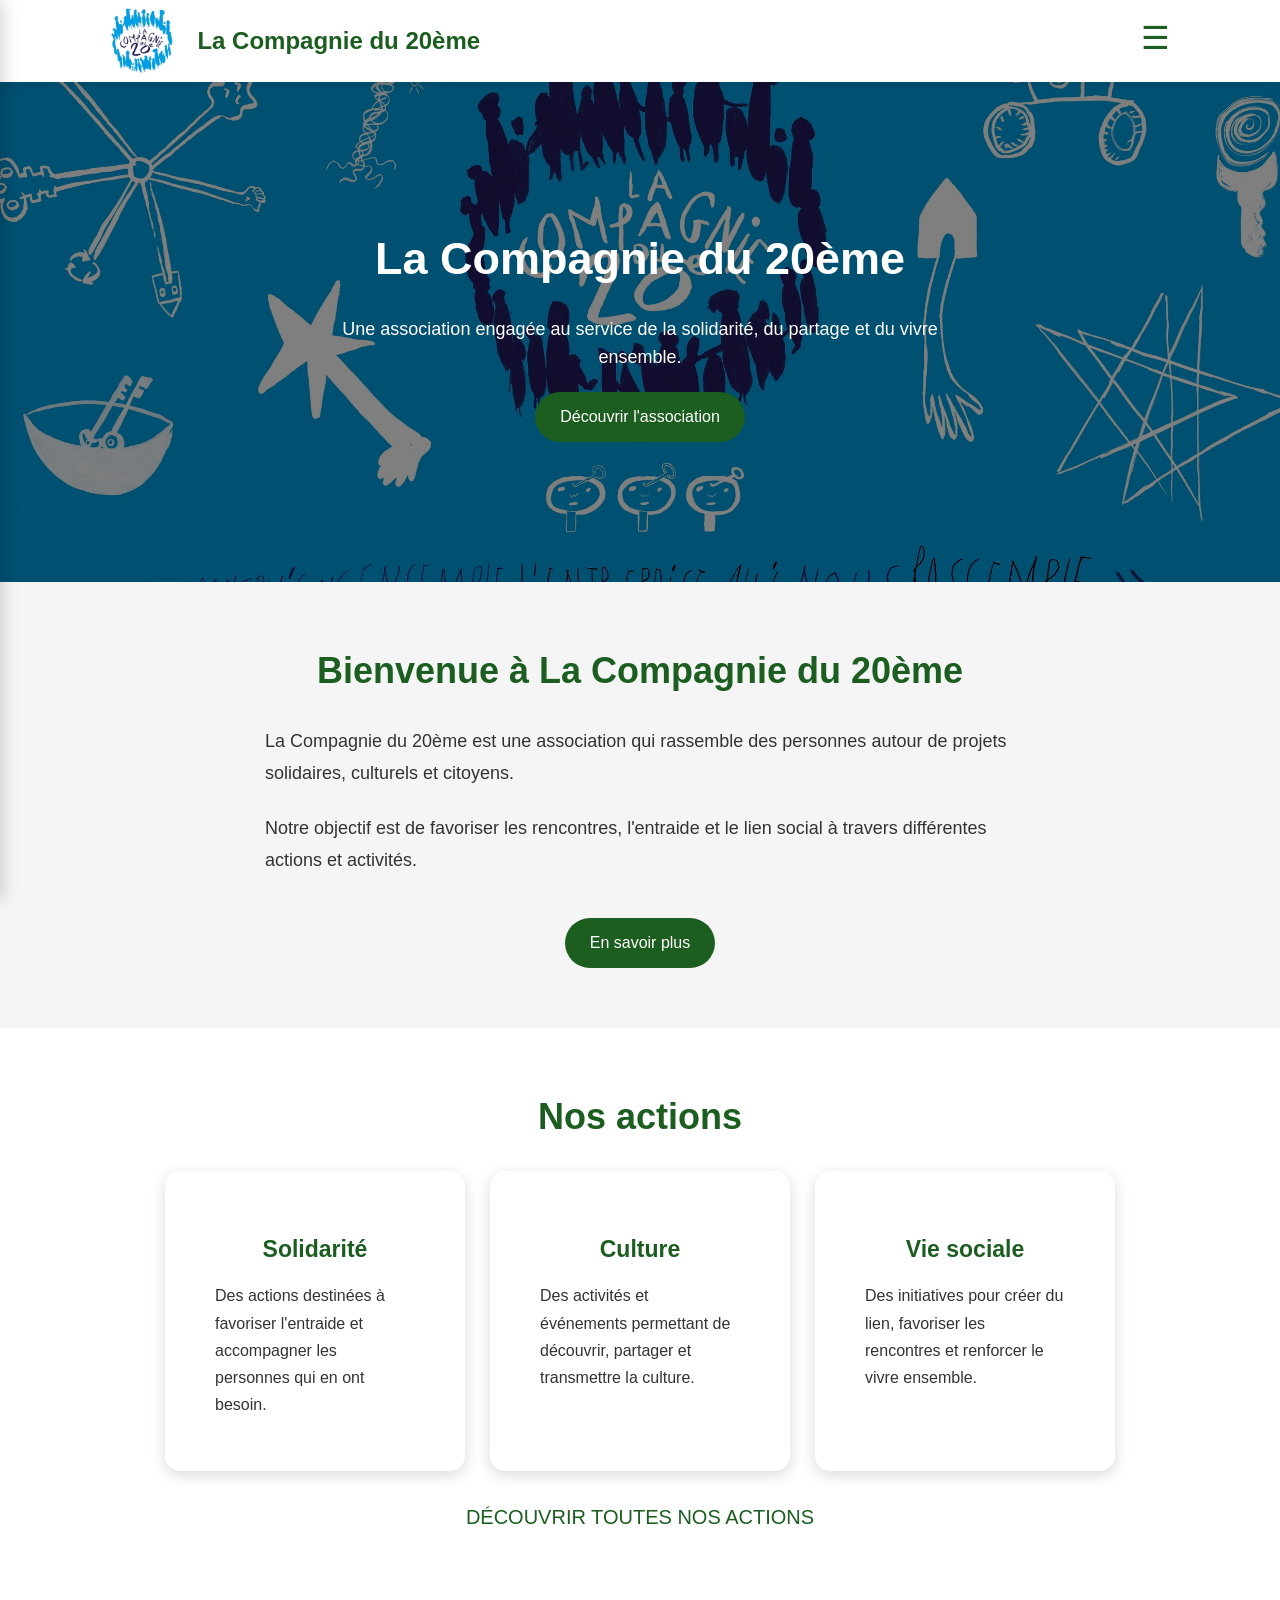
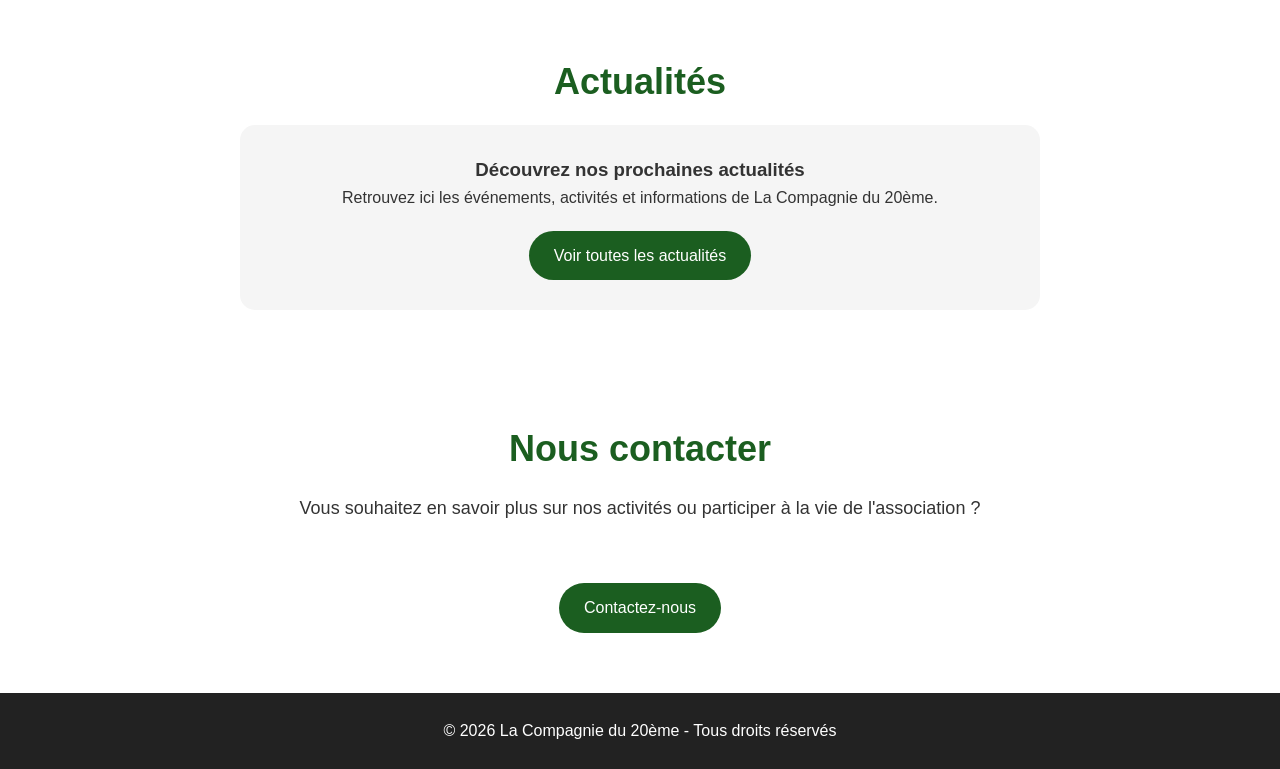
<file: index.html>
<!DOCTYPE html>
<html lang="fr">

<head>
    <meta charset="UTF-8">
    <meta name="viewport" content="width=device-width, initial-scale=1.0">

    <title>La compagnie du 20 ème</title>

    <link rel="stylesheet" href="css/style.css">
</head>

<body>

    <!-- ==============================
         HEADER
    =============================== -->

    <header>

        <div class="logo">
            <img
                src="images/logo.png"
                alt="Logo de La Compagnie du 20ème"
                class="petit-logo"
            >

            <h1>La Compagnie du 20ème</h1>
        </div>

        <!-- Bouton trois traits -->
<div class="menu-btn" onclick="toggleMenu()"><span id="menu-icon">☰ </span></div>

<div class="menu-overlay" onclick="closeMenu()"></div>

<nav id="menu">

    <div class="menu-logo">
        <img src="images/logo.png" alt="Logo de La Compagnie du 20ème">
    </div>

    <ul>
    <li>
        <a href="index.html" class="active-link" onclick="closeMenu()">Accueil</a>
    </li>

    <li>
        <a href="association.html" onclick="closeMenu()">L'association</a>
    </li>

    <li>
        <a href="actions.html" onclick="closeMenu()">Nos actions</a>
    </li>

    <li>
        <a href="actualites.html" onclick="closeMenu()">Actualités</a>
    </li>

    <li>
        <a href="contact.html" onclick="closeMenu()">Contact</a>
    </li>
</ul>

</nav>

    </header>


    <!-- ==============================
         ACCUEIL
    =============================== -->

    <main>

        <section class="hero">

            <div class="hero-content">

                <h2>
                    La Compagnie du 20ème
                </h2>

                <p>
                    Une association engagée au service
                    de la solidarité, du partage et du vivre ensemble.
                </p>

                <a href="association.html" class="btn">
                    Découvrir l'association
                </a>

            </div>

        </section>


        <!-- ==============================
             PRÉSENTATION
        =============================== -->

        <section class="presentation">

            <h2>
                Bienvenue à La Compagnie du 20ème
            </h2>

            <p>
                La Compagnie du 20ème est une association qui
                rassemble des personnes autour de projets
                solidaires, culturels et citoyens.
            </p>

            <p>
                Notre objectif est de favoriser les rencontres,
                l'entraide et le lien social à travers différentes
                actions et activités.
            </p>

            <a href="association.html" class="btn">
                En savoir plus
            </a>

        </section>


<!-- ==============================
     NOS ACTIONS
============================== -->
<section class="actions">
   <h2>

        Nos actions
    </h2>

    <div class="cards">

        <div class="card">
            <div class="card-content">
                <h3>
                    Solidarité
                </h3>

                <p>
                    Des actions destinées à favoriser
                    l'entraide et accompagner les personnes
                    qui en ont besoin.
                </p>
            </div>
        </div>

        <div class="card">
            <div class="card-content">
                <h3>
                    Culture
                </h3>

                <p>
                    Des activités et événements permettant
                    de découvrir, partager et transmettre
                    la culture.
                </p>
            </div>
        </div>

        <div class="card">
            <div class="card-content">
                <h3>
                    Vie sociale
                </h3>

                <p>
                    Des initiatives pour créer du lien,
                    favoriser les rencontres et renforcer
                    le vivre ensemble.
                </p>
            </div>
        </div>

    </div>

<p style="display:block !important; color:#1b5e20 !important; font-size:20px !important; margin-top:30px !important;">
    DÉCOUVRIR TOUTES NOS ACTIONS
</p>

</section>

        <!-- ==============================
             ACTUALITÉS
        =============================== -->

        <section class="actualites">

            <h2>
                Actualités
            </h2>

            <div class="news">

                <h3>
                    Découvrez nos prochaines actualités
                </h3>

                <p>
                    Retrouvez ici les événements, activités
                    et informations de La Compagnie du 20ème.
                </p>

                <a href="actualites.html" class="btn">
                    Voir toutes les actualités
                </a>

            </div>

        </section>


        <!-- ==============================
             CONTACT
        =============================== -->

        <section class="contact">

            <h2>
                Nous contacter
            </h2>

            <p>
                Vous souhaitez en savoir plus sur nos activités
                ou participer à la vie de l'association ?
            </p>

            <a href="contact.html" class="btn">
                Contactez-nous
            </a>

        </section>

    </main>


    <!-- ==============================
         FOOTER
    =============================== -->

    <footer>

        <p>
            © 2026 La Compagnie du 20ème -
            Tous droits réservés
        </p>

    </footer>


    <!-- ==============================
         JAVASCRIPT DU MENU
    =============================== -->


<script>
function toggleMenu() {

    const menu = document.getElementById("menu");
    const overlay = document.querySelector(".menu-overlay");
    const icon = document.getElementById("menu-icon");

    menu.classList.toggle("active");
    overlay.classList.toggle("active");

    if (menu.classList.contains("active")) {
        icon.textContent = "✕";
    } else {
        icon.textContent = "☰";
    }
}

function closeMenu() {

    document.getElementById("menu").classList.remove("active");
    document.querySelector(".menu-overlay").classList.remove("active");

    document.getElementById("menu-icon").textContent = "☰";
}
</script>

</body>

</html>
</file>
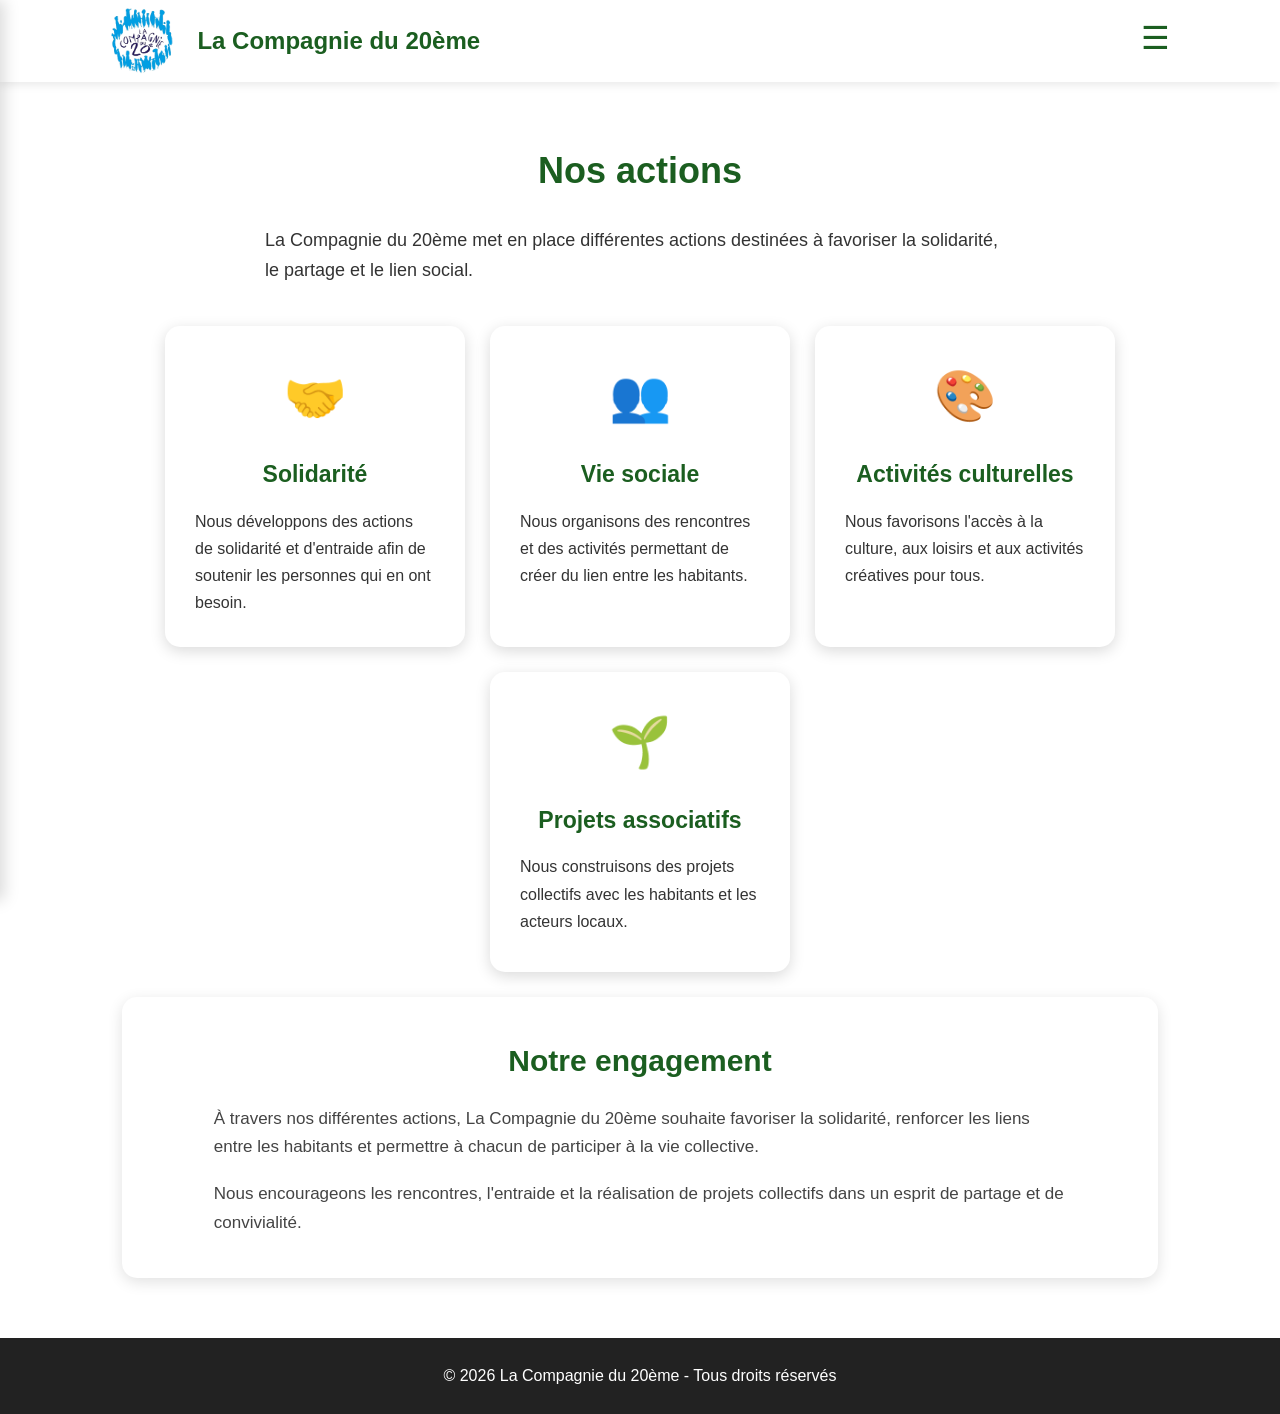
<file: actions.html>
<!DOCTYPE html>
<html lang="fr">

<head>
    <meta charset="UTF-8">
    <meta name="viewport" content="width=device-width, initial-scale=1.0">

    <title>Nos actions - La Compagnie du 20ème</title>

    <link rel="stylesheet" href="css/style.css">
</head>

<body>

    <!-- HEADER -->

    <header>

        <div class="logo">

            <img
                src="images/logo.png"
                alt="Logo de La Compagnie du 20ème"
                class="petit-logo"
            >

            <h1>La Compagnie du 20ème</h1>

        </div>


        <!-- Bouton menu -->

        <div class="menu-btn" onclick="toggleMenu()">

            <span id="menu-icon">☰</span>

        </div>


        <!-- Fond du menu -->

        <div
            class="menu-overlay"
            onclick="closeMenu()">
        </div>


        <!-- MENU -->

        <nav id="menu">

            <div class="menu-logo">

                <img
                    src="images/logo.png"
                    alt="Logo de La Compagnie du 20ème"
                >

            </div>

            <ul>

                <li>
                    <a href="index.html">
                        Accueil
                    </a>
                </li>

                <li>
                    <a href="association.html">
                        L'association
                    </a>
                </li>

               <li>
                 <a href="actions.html"  class="active-link" onclick="closeMenu()">Nos actions</a>
                </li>


                <li>
                    <a href="actualites.html">
                        Actualités
                    </a>
                </li>

                <li>
                    <a href="contact.html">
                        Contact
                    </a>
                </li>

            </ul>

        </nav>

    </header>


    <!-- CONTENU -->

    <main>
        

        <section class="actions">

            <h2>
                Nos actions
            </h2>

            <p class="intro-actions">

                La Compagnie du 20ème met en place différentes
                actions destinées à favoriser la solidarité,
                le partage et le lien social.

            </p>


            <!-- CARTES -->

            <div class="cards">


                <!-- ACTION 1 -->

                <article class="card">

                    <div class="action-icon">
                        🤝
                    </div>

                    <h3>
                        Solidarité
                    </h3>

                    <p>

                        Nous développons des actions de solidarité
                        et d'entraide afin de soutenir les personnes
                        qui en ont besoin.

                    </p>

                </article>


                <!-- ACTION 2 -->

                <article class="card">

                    <div class="action-icon">
                        👥
                    </div>

                    <h3>
                        Vie sociale
                    </h3>

                    <p>

                        Nous organisons des rencontres et des
                        activités permettant de créer du lien
                        entre les habitants.

                    </p>

                </article>


                <!-- ACTION 3 -->

                <article class="card">

                    <div class="action-icon">
                        🎨
                    </div>

                    <h3>
                        Activités culturelles
                    </h3>

                    <p>

                        Nous favorisons l'accès à la culture,
                        aux loisirs et aux activités créatives
                        pour tous.

                    </p>

                </article>


                <!-- ACTION 4 -->

                <article class="card">

                    <div class="action-icon">
                        🌱
                    </div>

                    <h3>
                        Projets associatifs
                    </h3>

                    <p>

                        Nous construisons des projets collectifs
                        avec les habitants et les acteurs locaux.

                    </p>

                </article>


            </div>
           <div class="engagement-actions">

    <h3>Notre engagement</h3>

    <p>
        À travers nos différentes actions, La Compagnie du 20ème
        souhaite favoriser la solidarité, renforcer les liens entre
        les habitants et permettre à chacun de participer à la vie
        collective.
    </p>

    <p>
        Nous encourageons les rencontres, l'entraide et la réalisation
        de projets collectifs dans un esprit de partage et de convivialité.
    </p>

</div>



        </section>

    </main>


    <!-- FOOTER -->

    <footer>

        <p>
            © 2026 La Compagnie du 20ème -
            Tous droits réservés
        </p>

    </footer>


    <!-- JAVASCRIPT -->

    <script>

        function toggleMenu() {

            const menu =
                document.getElementById("menu");

            const overlay =
                document.querySelector(".menu-overlay");

            const icon =
                document.getElementById("menu-icon");


            menu.classList.toggle("active");

            overlay.classList.toggle("active");


            if (menu.classList.contains("active")) {

                icon.textContent = "✕";

            } else {

                icon.textContent = "☰";

            }

        }


        function closeMenu() {

            document
                .getElementById("menu")
                .classList.remove("active");

            document
                .querySelector(".menu-overlay")
                .classList.remove("active");

            document
                .getElementById("menu-icon")
                .textContent = "☰";

        }

    </script>

</body>

</html>
</file>
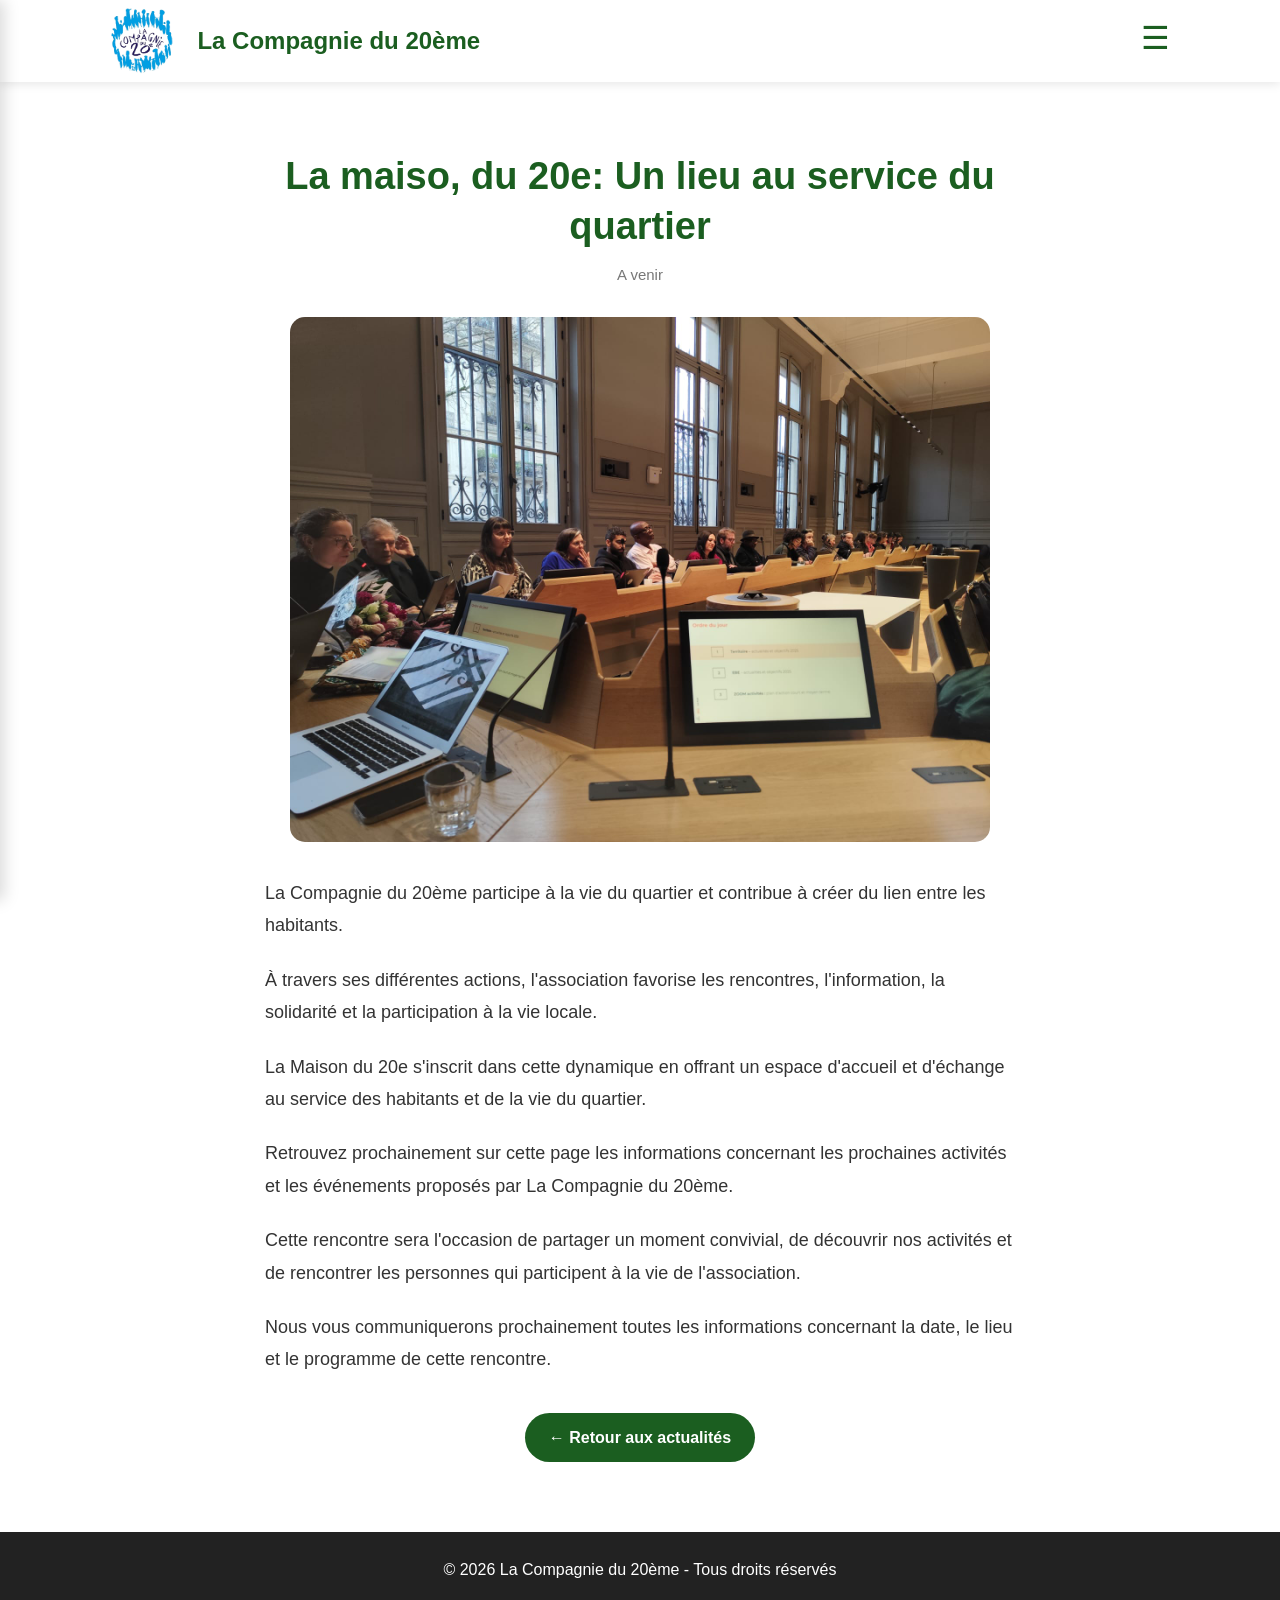
<file: actualite1.html>
<!DOCTYPE html>
<html lang="fr">

<head>
    <meta charset="UTF-8">
    <meta name="viewport" content="width=device-width, initial-scale=1.0">

    <title>Nouvel événement - La Compagnie du 20ème</title>

    <link rel="stylesheet" href="css/style.css">
</head>

<body>

    <header>

        <div class="logo">
            <img
                src="images/logo.png"
                alt="Logo de La Compagnie du 20ème"
                class="petit-logo"
            >

            <h1>La Compagnie du 20ème</h1>
        </div>

        <div class="menu-btn" onclick="toggleMenu()">
            <span id="menu-icon">☰</span>
        </div>

        <div
            class="menu-overlay"
            onclick="closeMenu()">
        </div>

        <nav id="menu">

            <div class="menu-logo">
                <img
                    src="images/logo.png"
                    alt="Logo de La Compagnie du 20ème"
                >
            </div>

            <ul>

                <li>
                    <a href="index.html">
                        Accueil
                    </a>
                </li>

                <li>
                    <a href="association.html">
                        L'association
                    </a>
                </li>

                <li>
                    <a href="actions.html">
                        Nos actions
                    </a>
                </li>

                <li>
                    <a
                        href="actualites.html"
                        class="active-link">
                        Actualités
                    </a>
                </li>

                <li>
                    <a href="contact.html">
                        Contact
                    </a>
                </li>

            </ul>

        </nav>

    </header>


    <main>

        <article class="article">

            <h2>
                La maiso, du 20e: Un lieu au service du quartier
            </h2>

            <p class="article-date">
                A venir 
            </p>

            <img
                src="images/actualite1.jpg"
                alt="Nouvel événement de La Compagnie du 20ème"
                class="article-image"
            >

            <div class="article-content">

                <p>
    La Compagnie du 20ème participe à la vie du quartier
    et contribue à créer du lien entre les habitants.
</p>

<p>
    À travers ses différentes actions, l'association favorise
    les rencontres, l'information, la solidarité et la
    participation à la vie locale.
</p>

<p>
    La Maison du 20e s'inscrit dans cette dynamique en offrant
    un espace d'accueil et d'échange au service des habitants
    et de la vie du quartier.
</p>

<p>
    Retrouvez prochainement sur cette page les informations
    concernant les prochaines activités et les événements
    proposés par La Compagnie du 20ème.
</p>



                <p>
                    Cette rencontre sera l'occasion de partager
                    un moment convivial, de découvrir nos activités
                    et de rencontrer les personnes qui participent
                    à la vie de l'association.
                </p>

                <p>
                    Nous vous communiquerons prochainement toutes
                    les informations concernant la date, le lieu
                    et le programme de cette rencontre.
                </p>

            </div>

            <a
                href="actualites.html"
                class="btn">
                ← Retour aux actualités
            </a>

        </article>

    </main>


    <footer>

        <p>
            © 2026 La Compagnie du 20ème -
            Tous droits réservés
        </p>

    </footer>


    <script>

        function toggleMenu() {

            const menu =
                document.getElementById("menu");

            const overlay =
                document.querySelector(".menu-overlay");

            const icon =
                document.getElementById("menu-icon");

            menu.classList.toggle("active");

            overlay.classList.toggle("active");

            if (menu.classList.contains("active")) {

                icon.textContent = "✕";

            } else {

                icon.textContent = "☰";

            }
        }


        function closeMenu() {

            document
                .getElementById("menu")
                .classList.remove("active");

            document
                .querySelector(".menu-overlay")
                .classList.remove("active");

            document
                .getElementById("menu-icon")
                .textContent = "☰";
        }

    </script>

</body>

</html>
</file>
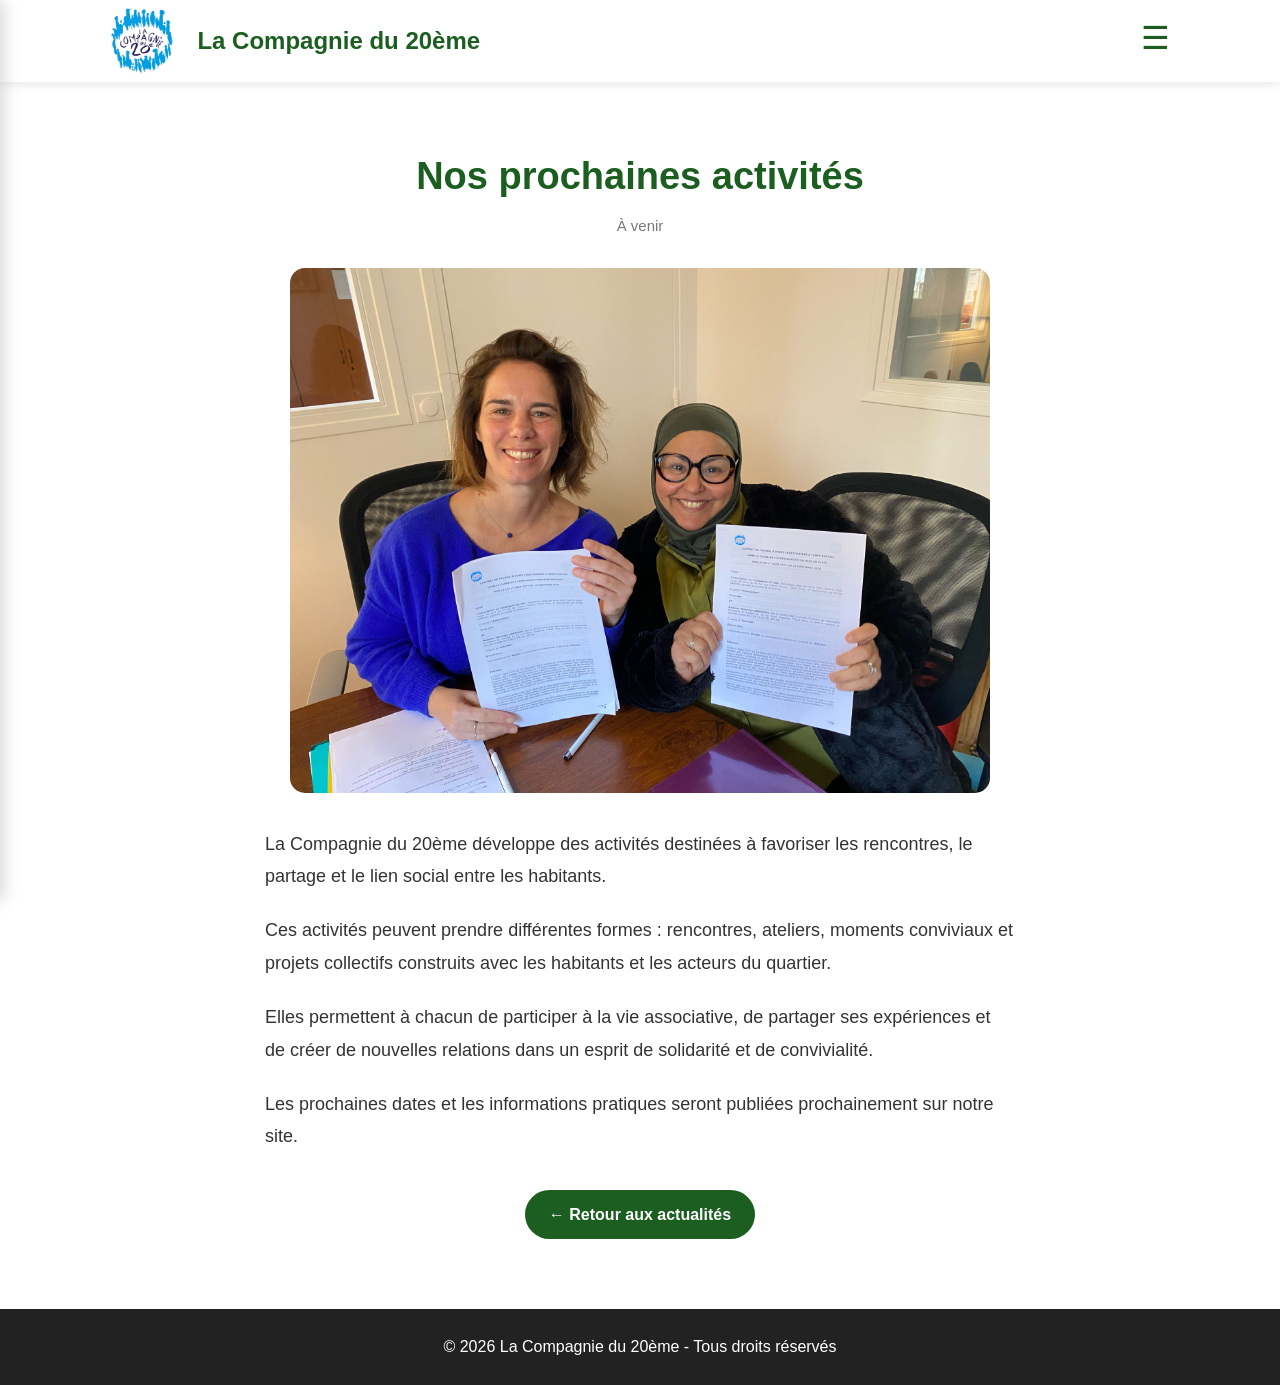
<file: actualite2.html>
<!DOCTYPE html>
<html lang="fr">

<head>
    <meta charset="UTF-8">
    <meta name="viewport" content="width=device-width, initial-scale=1.0">

    <title>Nos prochaines activités - La Compagnie du 20ème</title>

    <link rel="stylesheet" href="css/style.css">
</head>

<body>

    <header>

        <div class="logo">
            <img
                src="images/logo.png"
                alt="Logo de La Compagnie du 20ème"
                class="petit-logo"
            >

            <h1>La Compagnie du 20ème</h1>
        </div>

        <div class="menu-btn" onclick="toggleMenu()">
            <span id="menu-icon">☰</span>
        </div>

        <div
            class="menu-overlay"
            onclick="closeMenu()">
        </div>

        <nav id="menu">

            <div class="menu-logo">
                <img
                    src="images/logo.png"
                    alt="Logo de La Compagnie du 20ème"
                >
            </div>

            <ul>

                <li>
                    <a href="index.html">
                        Accueil
                    </a>
                </li>

                <li>
                    <a href="association.html">
                        L'association
                    </a>
                </li>

                <li>
                    <a href="actions.html">
                        Nos actions
                    </a>
                </li>

                <li>
                    <a
                        href="actualites.html"
                        class="active-link">
                        Actualités
                    </a>
                </li>

                <li>
                    <a href="contact.html">
                        Contact
                    </a>
                </li>

            </ul>

        </nav>

    </header>


    <main>

        <article class="article">

            <h2>
                Nos prochaines activités
            </h2>

            <p class="article-date">
                À venir
            </p>

            <img
                src="images/actualite2.jpg"
                alt="Nos prochaines activités"
                class="article-image"
            >

            <div class="article-content">

                <p>
    La Compagnie du 20ème développe des activités destinées
    à favoriser les rencontres, le partage et le lien social
    entre les habitants.
</p>

<p>
    Ces activités peuvent prendre différentes formes :
    rencontres, ateliers, moments conviviaux et projets
    collectifs construits avec les habitants et les acteurs
    du quartier.
</p>

<p>
    Elles permettent à chacun de participer à la vie
    associative, de partager ses expériences et de créer
    de nouvelles relations dans un esprit de solidarité
    et de convivialité.
</p>

<p>
    Les prochaines dates et les informations pratiques
    seront publiées prochainement sur notre site.
</p>

            </div>

            <a
                href="actualites.html"
                class="btn">
                ← Retour aux actualités
            </a>

        </article>

    </main>


    <footer>

        <p>
            © 2026 La Compagnie du 20ème -
            Tous droits réservés
        </p>

    </footer>


    <script>

        function toggleMenu() {

            const menu =
                document.getElementById("menu");

            const overlay =
                document.querySelector(".menu-overlay");

            const icon =
                document.getElementById("menu-icon");

            menu.classList.toggle("active");

            overlay.classList.toggle("active");

            if (menu.classList.contains("active")) {

                icon.textContent = "✕";

            } else {

                icon.textContent = "☰";

            }

        }


        function closeMenu() {

            document
                .getElementById("menu")
                .classList.remove("active");

            document
                .querySelector(".menu-overlay")
                .classList.remove("active");

            document
                .getElementById("menu-icon")
                .textContent = "☰";

        }

    </script>

</body>

</html>
</file>
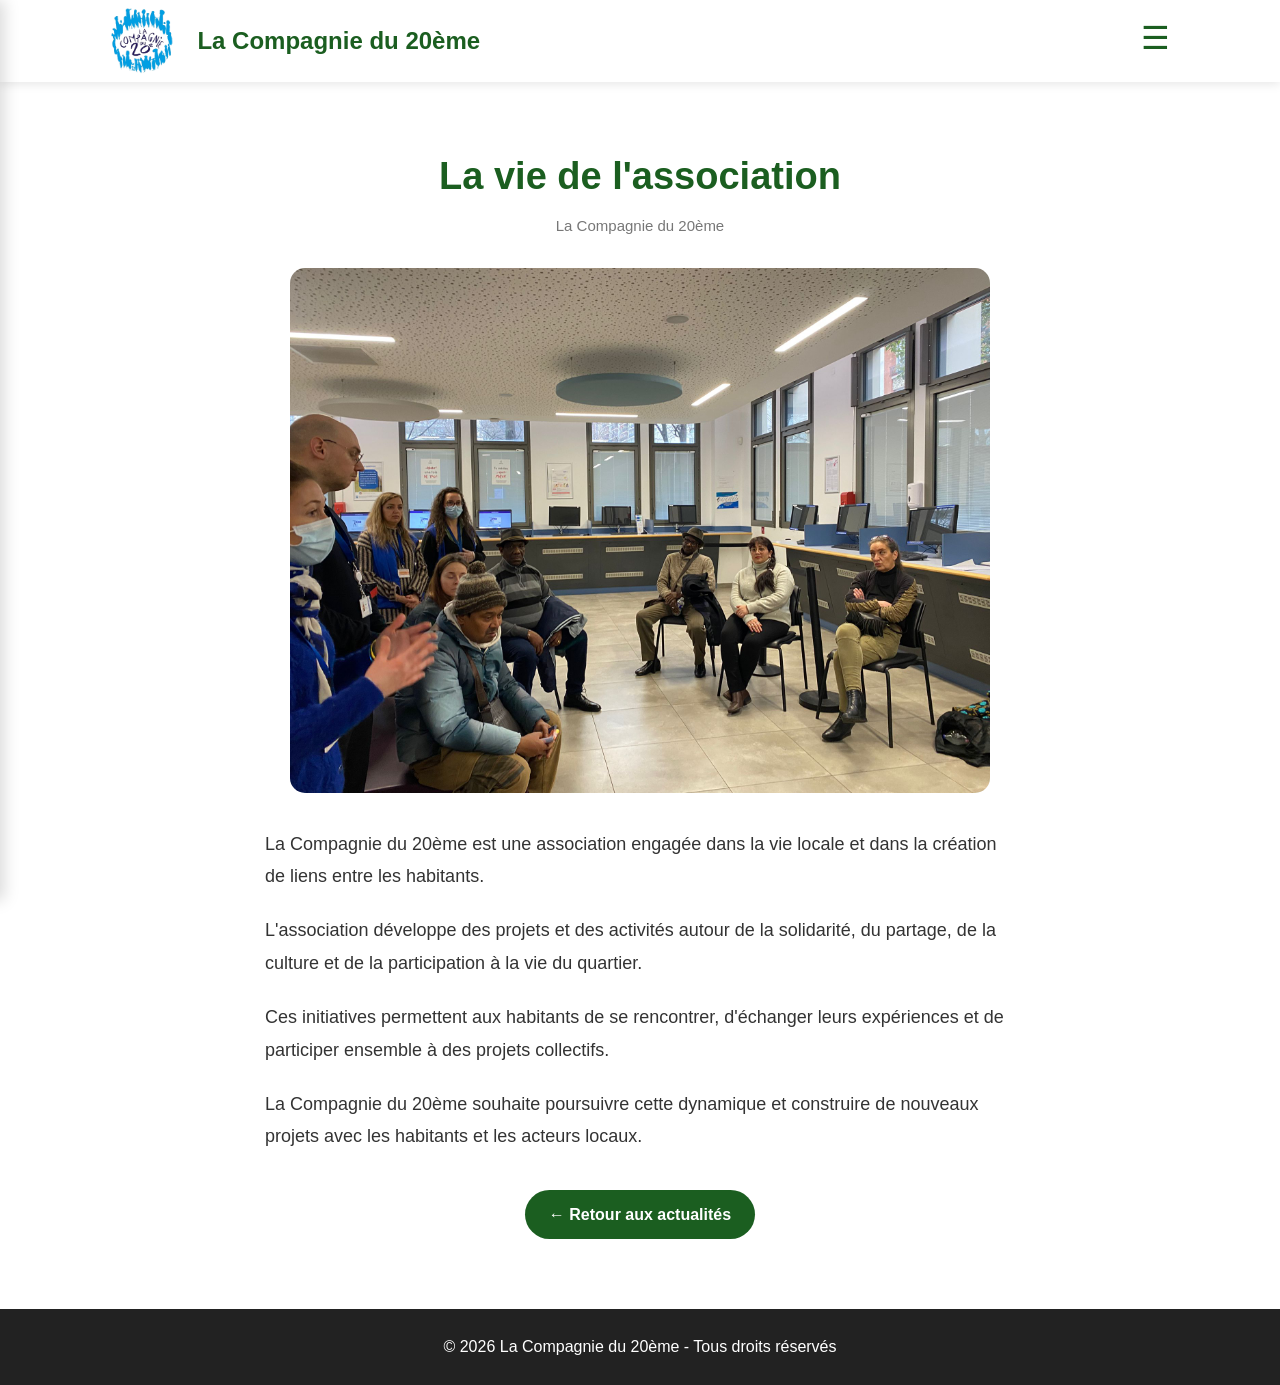
<file: actualite3.html>
<!DOCTYPE html>
<html lang="fr">

<head>
    <meta charset="UTF-8">
    <meta name="viewport" content="width=device-width, initial-scale=1.0">

    <title>La vie de l'association - La Compagnie du 20ème</title>

    <link rel="stylesheet" href="css/style.css">
</head>

<body>

    <header>

        <div class="logo">
            <img
                src="images/logo.png"
                alt="Logo de La Compagnie du 20ème"
                class="petit-logo"
            >

            <h1>La Compagnie du 20ème</h1>
        </div>

        <div class="menu-btn" onclick="toggleMenu()">
            <span id="menu-icon">☰</span>
        </div>

        <div
            class="menu-overlay"
            onclick="closeMenu()">
        </div>

        <nav id="menu">

            <div class="menu-logo">
                <img
                    src="images/logo.png"
                    alt="Logo de La Compagnie du 20ème"
                >
            </div>

            <ul>

                <li>
                    <a href="index.html">
                        Accueil
                    </a>
                </li>

                <li>
                    <a href="association.html">
                        L'association
                    </a>
                </li>

                <li>
                    <a href="actions.html">
                        Nos actions
                    </a>
                </li>

                <li>
                    <a
                        href="actualites.html"
                        class="active-link">
                        Actualités
                    </a>
                </li>

                <li>
                    <a href="contact.html">
                        Contact
                    </a>
                </li>

            </ul>

        </nav>

    </header>


    <main>

        <article class="article">

            <h2>
                La vie de l'association
            </h2>

            <p class="article-date">
                La Compagnie du 20ème
            </p>

            <img
                src="images/actualite3.jpg"
                alt="La vie de La Compagnie du 20ème"
                class="article-image"
            >

            <div class="article-content">

                <p>
    La Compagnie du 20ème est une association engagée
    dans la vie locale et dans la création de liens entre
    les habitants.
</p>

<p>
    L'association développe des projets et des activités
    autour de la solidarité, du partage, de la culture et
    de la participation à la vie du quartier.
</p>

<p>
    Ces initiatives permettent aux habitants de se rencontrer,
    d'échanger leurs expériences et de participer ensemble
    à des projets collectifs.
</p>

<p>
    La Compagnie du 20ème souhaite poursuivre cette dynamique
    et construire de nouveaux projets avec les habitants et
    les acteurs locaux.
</p>


            </div>

            <a
                href="actualites.html"
                class="btn">
                ← Retour aux actualités
            </a>

        </article>

    </main>


    <footer>

        <p>
            © 2026 La Compagnie du 20ème -
            Tous droits réservés
        </p>

    </footer>


    <script>

        function toggleMenu() {

            const menu =
                document.getElementById("menu");

            const overlay =
                document.querySelector(".menu-overlay");

            const icon =
                document.getElementById("menu-icon");

            menu.classList.toggle("active");

            overlay.classList.toggle("active");

            if (menu.classList.contains("active")) {
                icon.textContent = "✕";
            } else {
                icon.textContent = "☰";
            }
        }


        function closeMenu() {

            document
                .getElementById("menu")
                .classList.remove("active");

            document
                .querySelector(".menu-overlay")
                .classList.remove("active");

            document
                .getElementById("menu-icon")
                .textContent = "☰";
        }

    </script>

</body>

</html>
</file>
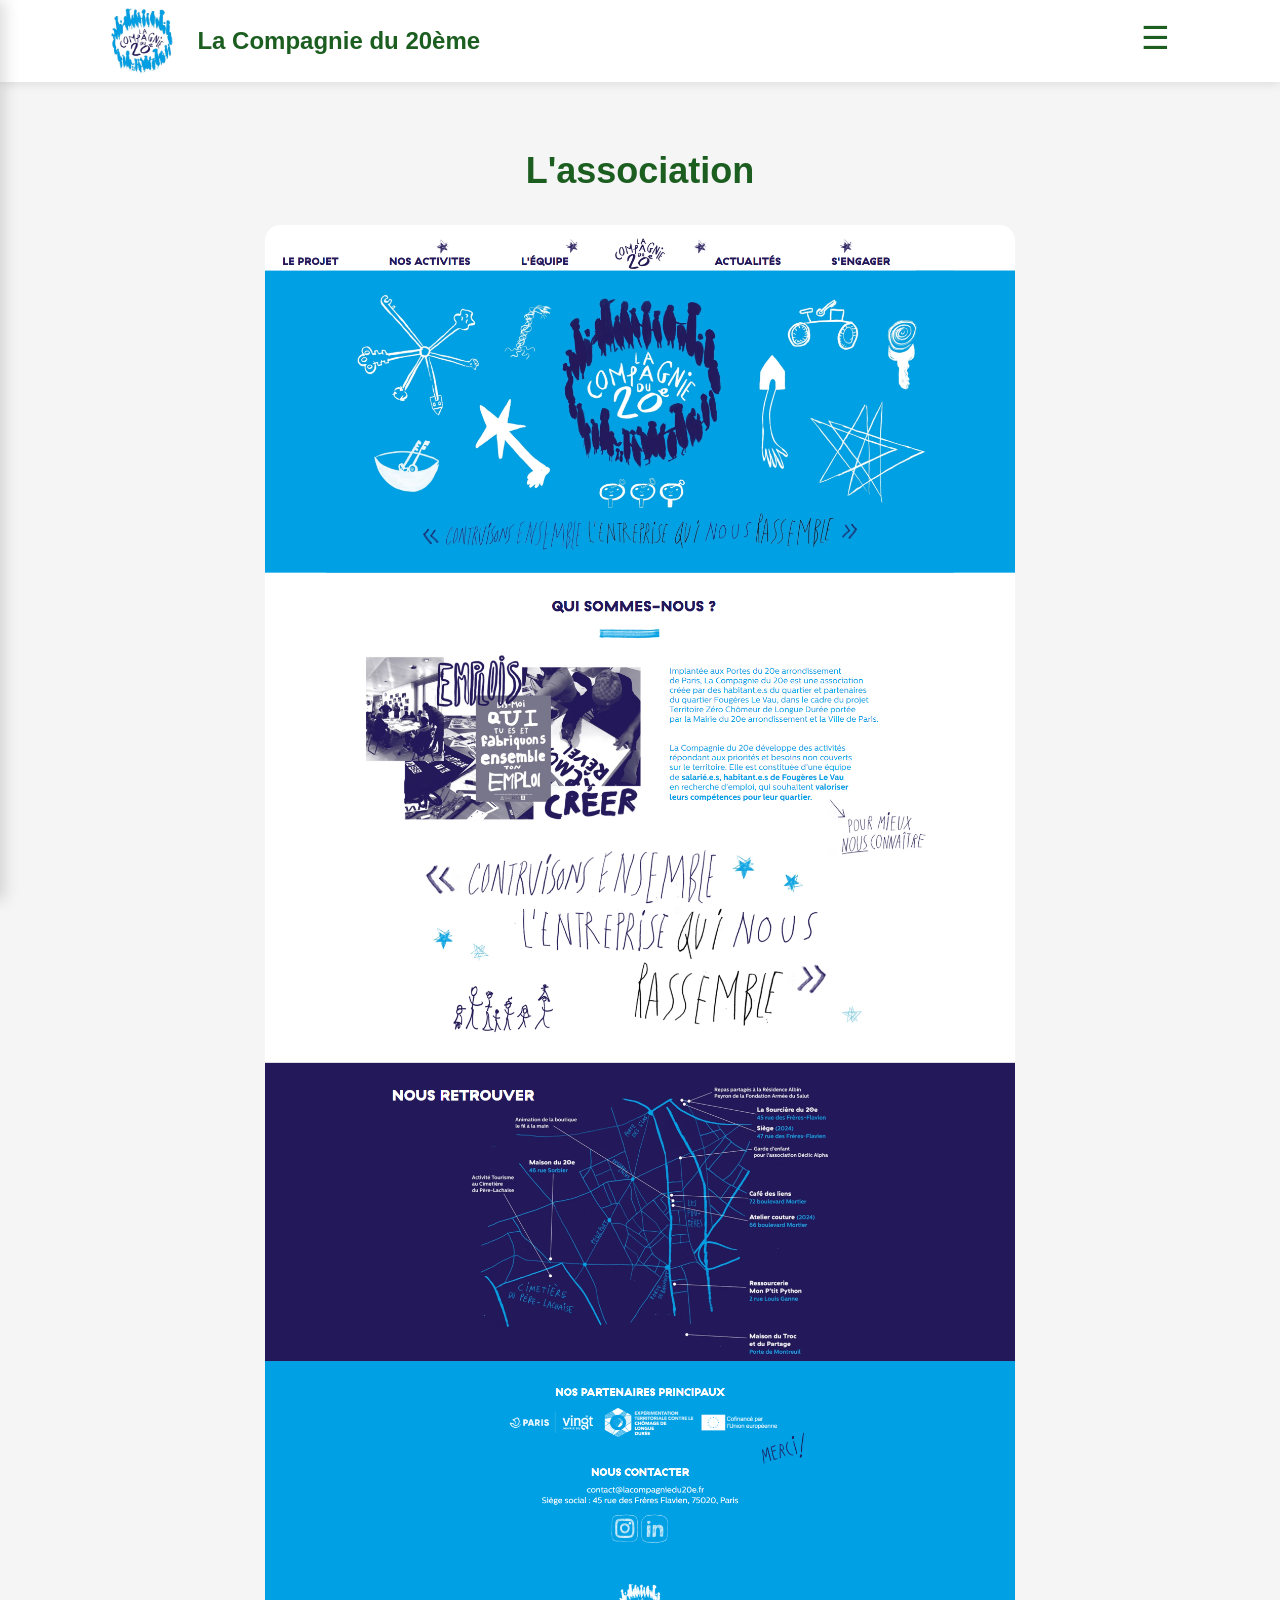
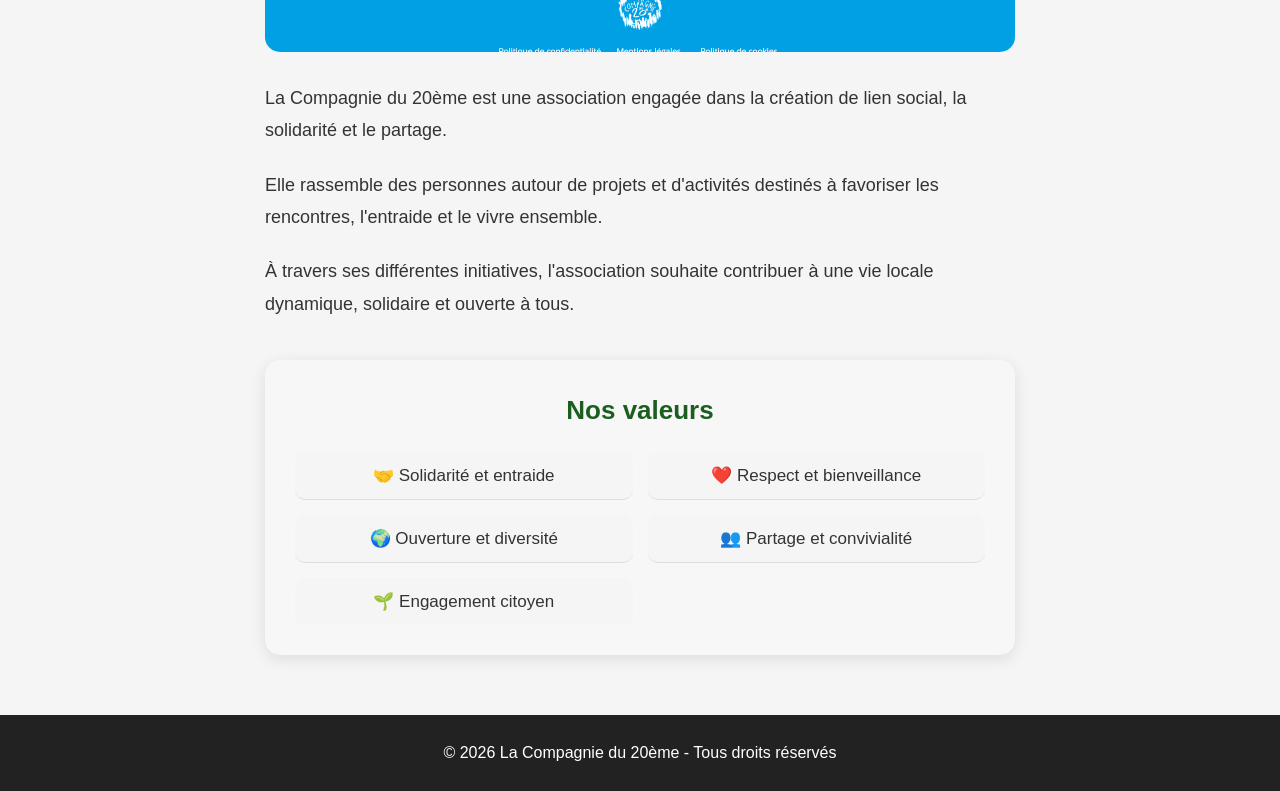
<file: association.html>
<!DOCTYPE html>
<html lang="fr">

<head>
    <meta charset="UTF-8">
    <meta name="viewport" content="width=device-width, initial-scale=1.0">

    <title>L'association - La Compagnie du 20ème</title>

    <link rel="stylesheet" href="css/style.css">
</head>

<body>

    <!-- ==============================
         HEADER
    =============================== -->

    <header>

        <div class="logo">
            <img
                src="images/logo.png"
                alt="Logo de La Compagnie du 20ème"
                class="petit-logo"
            >

            <h1>La Compagnie du 20ème</h1>
        </div>


        <!-- Bouton menu -->

        <div class="menu-btn" onclick="toggleMenu()">
            <span id="menu-icon">☰</span>
        </div>


        <!-- Fond derrière le menu -->

        <div
            class="menu-overlay"
            onclick="closeMenu()">
        </div>


        <!-- Menu -->

        <nav id="menu">

            <div class="menu-logo">
                <img
                    src="images/logo.png"
                    alt="Logo de La Compagnie du 20ème"
                >
            </div>

            <ul>

                <li>
                    <a href="index.html">
                        Accueil
                    </a>
                </li>

                <li>
                    <a
                        href="association.html"
                        class="active-link">
                        L'association
                    </a>
                </li>

                <li>
                    <a href="actions.html">
                        Nos actions
                    </a>
                </li>

                <li>
                    <a href="actualites.html">
                        Actualités
                    </a>
                </li>

                <li>
                    <a href="contact.html">
                        Contact
                    </a>
                </li>

            </ul>

        </nav>

    </header>


    <!-- ==============================
         CONTENU
    ============================== -->

    <main>

        <section class="presentation">

            <h2>
                L'association
            </h2>

            <img
                src="images/association.jpg"
                alt="La Compagnie du 20ème"
                class="image-presentation"
            >

            <p>
                La Compagnie du 20ème est une association
                engagée dans la création de lien social,
                la solidarité et le partage.
            </p>

            <p>
                Elle rassemble des personnes autour de projets
                et d'activités destinés à favoriser les rencontres,
                l'entraide et le vivre ensemble.
            </p>

            <p>
                À travers ses différentes initiatives,
                l'association souhaite contribuer à une vie
                locale dynamique, solidaire et ouverte à tous.
            </p>


            <!-- ==============================
                 NOS VALEURS
            ============================== -->

            <div class="valeurs">

                <h3>
                    Nos valeurs
                </h3>

                <ul>

                    <li>
                        🤝 Solidarité et entraide
                    </li>

                    <li>
                        ❤️ Respect et bienveillance
                    </li>

                    <li>
                        🌍 Ouverture et diversité
                    </li>

                    <li>
                        👥 Partage et convivialité
                    </li>

                    <li>
                        🌱 Engagement citoyen
                    </li>

                </ul>

            </div>

        </section>

    </main>


    <!-- ==============================
         FOOTER
    ============================== -->

    <footer>

        <p>
            © 2026 La Compagnie du 20ème -
            Tous droits réservés
        </p>

    </footer>


    <!-- ==============================
         JAVASCRIPT
    ============================== -->

    <script>

        function toggleMenu() {

            const menu =
                document.getElementById("menu");

            const overlay =
                document.querySelector(".menu-overlay");

            const icon =
                document.getElementById("menu-icon");


            menu.classList.toggle("active");

            overlay.classList.toggle("active");


            if (menu.classList.contains("active")) {

                icon.textContent = "✕";

            } else {

                icon.textContent = "☰";

            }

        }


        function closeMenu() {

            document
                .getElementById("menu")
                .classList.remove("active");

            document
                .querySelector(".menu-overlay")
                .classList.remove("active");

            document
                .getElementById("menu-icon")
                .textContent = "☰";

        }

    </script>

</body>

</html>
</file>
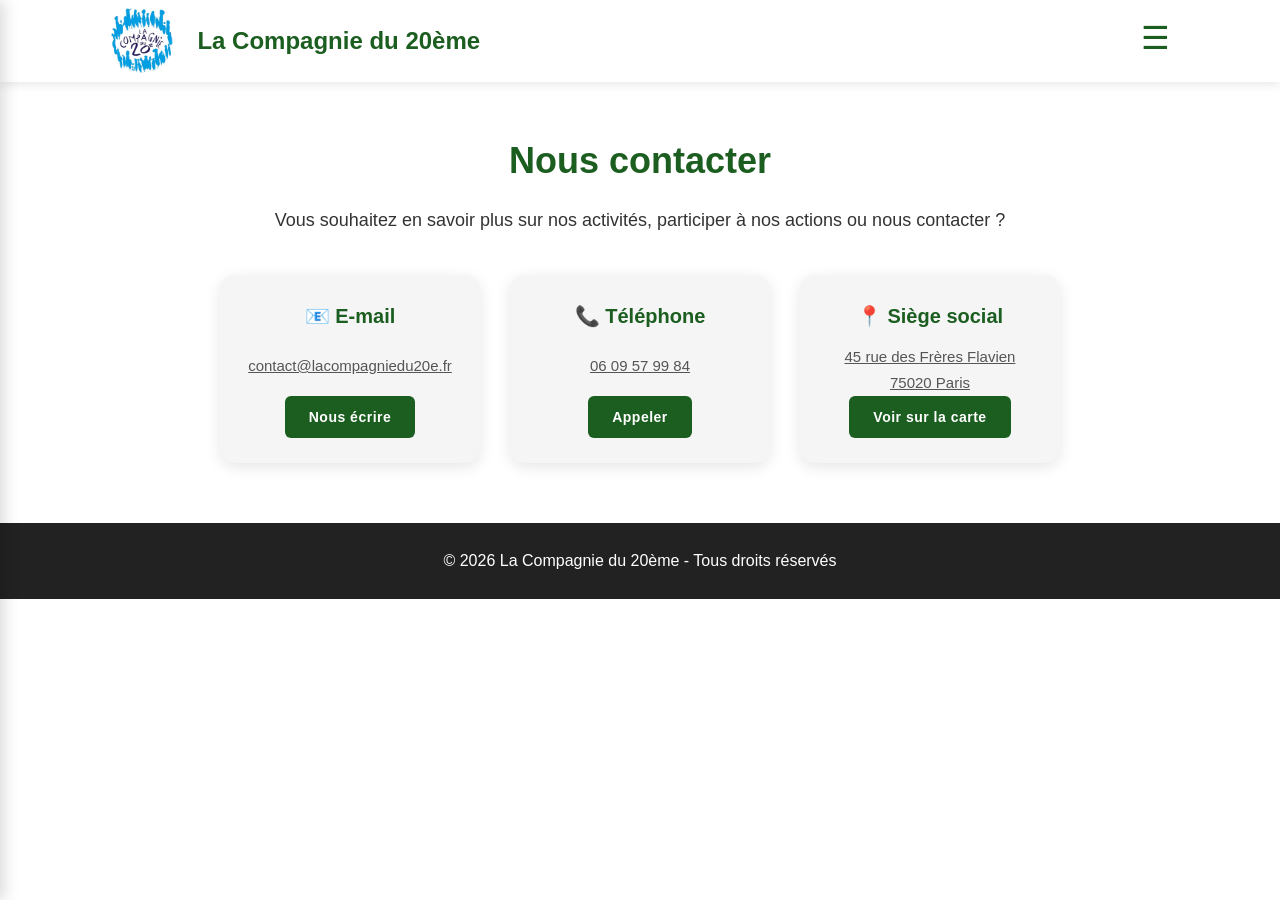
<file: contact.html>
<!DOCTYPE html>
<html lang="fr">

<head>
    <meta charset="UTF-8">
    <meta name="viewport" content="width=device-width, initial-scale=1.0">

    <title>Contact - La Compagnie du 20ème</title>

    <link rel="stylesheet" href="css/style.css">
</head>

<body>

    <header>

        <div class="logo">
            <img
                src="images/logo.png"
                alt="Logo de La Compagnie du 20ème"
                class="petit-logo"
            >

            <h1>La Compagnie du 20ème</h1>
        </div>

        <!-- Bouton trois traits -->
        <div class="menu-btn" onclick="toggleMenu()">
            <span id="menu-icon">☰</span>
        </div>

        <div class="menu-overlay" onclick="closeMenu()"></div>

        <nav id="menu">

            <div class="menu-logo">
                <img
                    src="images/logo.png"
                    alt="Logo de La Compagnie du 20ème"
                >
            </div>

            <ul>

                <li>
                    <a href="index.html">Accueil</a>
                </li>

                <li>
                    <a href="association.html">L'association</a>
                </li>

                <li>
                    <a href="actions.html">Nos actions</a>
                </li>

                <li>
                    <a href="actualites.html">Actualités</a>
                </li>

                <li>
                    <a href="contact.html" class="active-link">Contact</a>
                </li>

            </ul>

        </nav>

    </header>


    <main>

        <section class="contact">

            <h2>Nous contacter</h2>

            <p>
                Vous souhaitez en savoir plus sur nos activités,
                participer à nos actions ou nous contacter ?
            </p>

           <div class="contact-info">

    <div class="contact-item">
        <h3>📧 E-mail</h3>
        <p>
    <a href="mailto:contact@lacompagniedu20e.fr">
        contact@lacompagniedu20e.fr
    </a>
</p>

<a
    href="mailto:contact@lacompagniedu20e.fr"
    class="contact-button">
    Nous écrire
</a>

    </div>

    <div class="contact-item">
        <h3>📞 Téléphone</h3>
<p>
    <a href="tel:+336909579984">
       06 09 57 99 84
    </a>
</p>

<a
    href="tel:+33698962258"
    class="contact-button">
    Appeler
</a>
    </div>

    <div class="contact-item">
    <h3>📍 Siège social</h3>

    <p>
        <a
            href="https://www.google.com/maps/search/?api=1&query=45+rue+des+Fr%C3%A8res+Flavien+75020+Paris"
            target="_blank"
            rel="noopener">
            45 rue des Frères Flavien<br>
            75020 Paris
        </a>
    </p>

    <a
        href="https://www.google.com/maps/search/?api=1&query=45+rue+des+Fr%C3%A8res+Flavien+75020+Paris"
        target="_blank"
        rel="noopener"
        class="contact-button">
        Voir sur la carte
    </a>
</div>


</div>





        </section>

    </main>


    <footer>

        <p>
            © 2026 La Compagnie du 20ème -
            Tous droits réservés
        </p>

    </footer>


    <script>

        function toggleMenu() {

            const menu = document.getElementById("menu");
            const overlay = document.querySelector(".menu-overlay");
            const icon = document.getElementById("menu-icon");

            menu.classList.toggle("active");
            overlay.classList.toggle("active");

            if (menu.classList.contains("active")) {
                icon.textContent = "✕";
            } else {
                icon.textContent = "☰";
            }
        }

        function closeMenu() {

            document.getElementById("menu")
                .classList.remove("active");

            document.querySelector(".menu-overlay")
                .classList.remove("active");

            document.getElementById("menu-icon")
                .textContent = "☰";
        }

    </script>

</body>

</html>
</file>
<file: css/style.css>
/* =========================================
   RÉINITIALISATION
========================================= */

* {
    margin: 0;
    padding: 0;
    box-sizing: border-box;
    font-family: Arial, sans-serif;
}

body {
    color: #333;
    line-height: 1.6;
    background: white;
}


/* =========================================
   HEADER
========================================= */

header {
    display: flex;
    justify-content: space-between;
    align-items: center;

    padding: 5px 8%;

    background: white;

    position: sticky;
    top: 0;

    z-index: 1000;

    box-shadow: 0 2px 10px rgba(0, 0, 0, 0.1);
}

.logo {
    display: flex;
    align-items: center;
    gap: 15px;
}

.logo h1 {
    font-size: 24px;
    color: #1b5e20;
}

.petit-logo {
    width: 80px;
    height: auto;
    display: block;
}


/* =========================================
   NAVIGATION ORDINATEUR
========================================= */

nav ul {
    display: flex;
    gap: 20px;
    list-style: none;
}

nav a {
    text-decoration: none;
    color: #333;
    font-weight: bold;
    transition: 0.3s ease;
}

nav a:hover {
    color: #1b5e20;
}


/* =========================================
   BOUTON MENU
========================================= */

.menu-btn {
    display: none;

    position: fixed;
    top: 15px;
    right: 8%;

    width: 45px;
    height: 45px;

    align-items: center;
    justify-content: center;

    font-size: 32px;
    color: #1b5e20;

    background: white;

    cursor: pointer;

    z-index: 4000;
}

#menu-icon {
    display: inline-block;
    font-size: 32px;
    line-height: 1;
}


/* =========================================
   ACCUEIL / HERO
========================================= */

.hero {
    height: 500px;

    background:
        linear-gradient(
            rgba(0, 0, 0, 0.5),
            rgba(0, 0, 0, 0.5)
        ),
        url("../images/accueil.jpg");

    background-size: cover;
    background-repeat: no-repeat;
    background-position: center;

    display: flex;
    align-items: center;
    justify-content: center;

    text-align: center;

    color: white;
}

.hero-content {
    max-width: 700px;
    padding: 20px;
}

.hero h2 {
    font-size: 45px;
    margin-bottom: 20px;
}

.hero p {
    font-size: 18px;
}


/* =========================================
   BOUTONS
========================================= */

.btn {
    display: inline-block;

    margin-top: 20px;

    padding: 12px 25px;

    background: #1b5e20;
    color: white;

    text-decoration: none;

    border-radius: 30px;

    transition: 0.3s ease;
}

.btn:hover {
    opacity: 0.8;
}


/* =========================================
   SECTIONS
========================================= */

section {
    padding: 60px 8%;
    text-align: center;

    opacity: 1;
    transform: translateY(0);

    transition: 0.8s ease;
}

section h2 {
    margin-bottom: 30px;
    font-size: 32px;
}


/* =========================================
   PRÉSENTATION
========================================= */

.presentation {
    max-width: 1000px;

    margin: auto;

    padding: 80px 8%;

    text-align: center;

    background: #f5f5f5;
}

.presentation p {
    max-width: 800px;

    margin: auto;
    margin-bottom: 20px;

    font-size: 18px;
}


/* =========================================
   IMAGE DE PRÉSENTATION
========================================= */

image-presentation {
    width: 100%;
    max-width: 650px;
    height: auto;
    object-fit: contain;
    border-radius: 15px;
    display: block;
    margin:0 auto 30px auto;
}


/* =========================================
   VALEURS
========================================= */

.valeurs {
    margin-top: 40px;

    background: #f5f5f5;

    padding: 30px;

    border-radius: 15px;
}

.valeurs h3 {
    color: #1b5e20;
    margin-bottom: 20px;
}

.valeurs ul {
    list-style: none;
    padding: 0;
}

.valeurs li {
    margin: 15px;

    font-size: 18px;
}


/* =========================================
   CARTES
========================================= */

.cards {
    display: flex;

    justify-content: center;

    gap: 25px;

    align-items: stretch;

    flex-wrap: wrap;
}

.card {
    width: 350px;

    background: white;

    border-radius: 15px;

    overflow: hidden;

    box-shadow:
        0 4px 15px rgba(0, 0, 0, 0.15);

    display: flex;

    flex-direction: column;
}


/* =========================================
   IMAGE DES CARTES
========================================= */

.card img {
    width: 100%;

    height: 220px;

    object-fit: cover;

    display: block;

    border-radius: 15px 15px 0 0;
}


/* =========================================
   CONTENU DES CARTES
========================================= */

.card-content {
    padding: 20px;

    display: flex;

    flex-direction: column;

    flex: 1;
}

.card-content h3 {
    margin: 10px 0;
}

.card-content p {
    margin-bottom: 10px;
}

.card span {
    color: #1b5e20;

    font-size: 14px;
}


/* Bouton toujours en bas */

.card .btn {
    margin-top: auto;

    align-self: flex-start;
}


/* =========================================
   ACTIONS
========================================= */

.actions {
    padding: 60px 8%;

    text-align: center;
}

.actions .cards {
    display: flex;

    justify-content: center;

    gap: 25px;

    flex-wrap: wrap;
}

.actions .card {
    width: 300px;

    padding: 30px;
}

.actions .card h3 {
    color: #1b5e20;

    margin-bottom: 15px;
}


/* =========================================
   ACTUALITÉS
========================================= */

.actualites {
    padding: 60px 8%;

    text-align: center;
}

.news {
    max-width: 800px;

    margin: auto;

    padding: 30px;

    background: #f5f5f5;

    border-radius: 15px;
}


/* =========================================
   CONTACT
========================================= */

.contact {
    padding: 60px 8%;

    text-align: center;
}

.contact p {
    max-width: 800px;

    margin: auto;

    font-size: 18px;
}


/* =========================================
   FOOTER
========================================= */

footer {
    background: #222;

    color: white;

    text-align: center;

    padding: 25px;
}


/* =========================================
   MENU COULISSANT
========================================= */

nav {
    position: fixed !important;

    top: 0;

    left: -280px !important;

    width: 280px;

    height: 100vh;

    background: white;

    padding: 90px 25px 30px;

    box-shadow:
        4px 0 15px rgba(0, 0, 0, 0.15);

    transition:
        left 0.35s ease-in-out;

    z-index: 3000;
}

nav.active {
    display: block !important;

    left: 0 !important;
}


/* =========================================
   LOGO DANS LE MENU
========================================= */

.menu-logo {
    text-align: center;

    margin-bottom: 30px;
}

.menu-logo img {
    width: 110px;

    height: auto;
}


/* =========================================
   LIENS DU MENU
========================================= */

nav ul {
    display: flex;

    flex-direction: column;

    gap: 0;

    list-style: none;

    padding: 0;
}

nav li {
    border-bottom: 1px solid #eeeeee;
}

nav li a {
    display: block;

    padding: 15px 8px;

    color: #333;

    text-decoration: none;

    font-size: 17px;

    font-weight: 500;

    transition: 0.3s ease;
}

nav li a:hover {
    color: #1b5e20;

    background: #f5f5f5;

    padding-left: 15px;
}


/* =========================================
   LIEN ACTIF
========================================= */

nav li a.active-link {
    color: #1b5e20;

    font-weight: bold;

    border-left: 4px solid #1b5e20;

    padding-left: 12px;

    background: #f5f5f5;
}


/* =========================================
   FOND SOMBRE DERRIÈRE LE MENU
========================================= */

.menu-overlay {
    display: none;

    position: fixed;

    inset: 0;

    background: rgba(0, 0, 0, 0.35);

    opacity: 0;

    transition: opacity 0.35s ease;

    z-index: 2999;
}

.menu-overlay.active {
    display: block;

    opacity: 1;
}


/* =========================================
   VERSION TÉLÉPHONE
========================================= */

@media (max-width: 768px) {

    header {
        padding: 8px 5%;

        flex-direction: row;
    }

    .petit-logo {
        width: 65px;
    }

    .logo h1 {
        font-size: 18px;
    }

    /* Bouton ☰ / ✕ */

    .menu-btn {
        display: flex !important;
    }

    /* Menu */

    nav {
        width: 280px;
    }

    /* Hero */

    .hero {
        height: 450px;
    }

    .hero h2 {
        font-size: 30px;
    }

    .hero p {
        font-size: 16px;
    }

    /* Cartes */

    .cards {
        flex-direction: column;

        align-items: center;
    }

    .card {
        width: 100%;

        max-width: 400px;
    }

    /* Sections */

    section {
        padding: 50px 5%;
    }

    section h2 {
        font-size: 28px;
    }

    /* Présentation */

    .presentation {
        padding: 60px 5%;
    }

    .presentation p {
        font-size: 16px;
    }
}

/* =====================================
   MENU SUR TOUS LES ÉCRANS
===================================== */

.menu-btn {
    display: flex !important;

    position: fixed;
    top: 15px;
    right: 8%;

    width: 45px;
    height: 45px;

    align-items: center;
    justify-content: center;

    font-size: 32px;
    color: #1b5e20;

    background: white;

    cursor: pointer;

    z-index: 4000;
}

#menu-icon {
    display: inline-block !important;
    font-size: 32px;
    line-height: 1;
}

nav {
    position: fixed !important;

    top: 0;
    left: -280px !important;

    width: 280px;
    height: 100vh;

    background: white;

    padding: 90px 25px 30px;

    box-shadow: 4px 0 15px rgba(0, 0, 0, 0.15);

    transition: left 0.35s ease-in-out;

    z-index: 3000;
}

nav.active {
    left: 0 !important;
}
html,
body {
    max-width: 100%;
    overflow-x: hidden;
}
/* Correction de l'image de la page Association */

.presentation {
    width: 100%;
    max-width: 100%;
    margin: 0 auto;
    padding: 60px 5%;
}

.image-presentation {
    display: block;
    width: auto;
    max-width: 100%;
    height: auto;
    margin: 0 auto 30px auto;
    object-fit: contain;
    border-radius: 15px;
}
/* =====================================
   PRÉSENTATION ASSOCIATION
===================================== */

.presentation h2 {
    color: #1b5e20;
    font-size: 36px;
    margin-bottom: 30px;
}

.presentation p {
    max-width: 800px;
    margin: 0 auto 20px auto;
    font-size: 18px;
    line-height: 1.8;
}
/* =====================================
   NOS VALEURS
===================================== */

.valeurs {
    max-width: 800px;
    margin: 50px auto 0 auto;

    background: white;

    padding: 35px;

    border-radius: 18px;

    box-shadow: 0 4px 15px rgba(0, 0, 0, 0.10);
}

.valeurs h3 {
    color: #1b5e20;

    font-size: 28px;

    margin-bottom: 25px;
}

.valeurs ul {
    display: grid;

    grid-template-columns: repeat(2, 1fr);

    gap: 15px;

    list-style: none;

    padding: 0;
}

.valeurs li {
    margin: 0;

    padding: 15px;

    background: #f5f5f5;

    border-radius: 10px;

    font-size: 17px;

    transition: 0.3s ease;
}

.valeurs li:hover {
    background: #e8f5e9;

    transform: translateY(-2px);
}
@media (max-width: 768px) {

    .valeurs {
        padding: 25px 15px;
        margin-top: 40px;
    }

    .valeurs h3 {
        font-size: 25px;
    }

    .valeurs ul {
        grid-template-columns: 1fr;
        gap: 12px;
    }

    .valeurs li {
        font-size: 16px;
        padding: 14px;
    }

}

.intro-actualites {
    max-width: 750px;
    margin: -10px auto 40px auto;
    font-size: 18px;
    line-height: 1.7;
}
/* Image des articles */

.article-image {
    display: block;
    width: 100%;
    max-width: 600px;
    height: auto;
    margin: 0 auto 30px auto;
    border-radius: 15px;
}
/* =====================================
   PAGE ARTICLE
===================================== */

.article {
    max-width: 900px;
    margin: 0 auto;
    padding: 70px 5%;
    text-align: center;
}

.article h2 {
    color: #1b5e20;
    font-size: 36px;
    margin-bottom: 10px;
}

.article-date {
    color: #777;
    font-size: 15px;
    margin-bottom: 30px;
}

.article-content {
    max-width: 700px;
    margin: 0 auto;
    text-align: justify;
}

.article-content p {
    font-size: 18px;
    line-height: 1.8;
    margin-bottom: 20px;
}

/* =====================================
   PAGE NOS ACTIONS
===================================== */

.actions {
    display: block;
    width: 100%;
    padding: 60px 5%;
    text-align: center;
    opacity: 1;
    visibility: visible;
}

.actions h2 {
    color: #1b5e20;
    font-size: 36px;
    margin-bottom: 25px;
}

.intro-actions {
    max-width: 750px;
    margin: 0 auto 40px auto;
    font-size: 18px;
    line-height: 1.7;
}

.actions .cards {
    display: flex;
    justify-content: center;
    align-items: stretch;
    gap: 25px;
    flex-wrap: wrap;
}

.actions .card {
    width: 300px;
    padding: 30px;
    background: white;
    border-radius: 15px;
    box-shadow: 0 4px 15px rgba(0, 0, 0, 0.15);
}

.action-icon {
    font-size: 45px;
    margin-bottom: 15px;
}

.actions .card h3 {
    color: #1b5e20;
    font-size: 23px;
    margin-bottom: 15px;
}

.actions .card p {
    font-size: 16px;
    line-height: 1.6;
}
/* =====================================
   PAGE CONTACT
===================================== */

.contact-info {
    max-width: 900px;
    margin: 40px auto 0 auto;
    display: flex;
    justify-content: center;
    gap: 25px;
    flex-wrap: wrap;
}

.contact-item {
    width: 260px;
    padding: 30px 20px;
    background: #f5f5f5;
    border-radius: 15px;
    box-shadow: 0 4px 15px rgba(0, 0, 0, 0.10);
}

.contact-item h3 {
    color: #1b5e20;
    margin-bottom: 15px;
    font-size: 20px;
}

.contact-item p {
    font-size: 16px;
}

/* =====================================
   BOUTON NOS ACTIONS - ACCUEIL
===================================== */
.actions > .btn {
    display: inline-block;
    margin-top: 30px;
    padding: 12px 25px;
    background: #1b5e20;
    color: white;
    text-decoration: none;
    border-radius: 30px;
    font-weight: bold;
    visibility: visible;
    opacity: 1;
}
/* =====================================
   AMÉLIORATION DES CARTES NOS ACTIONS
===================================== */

.actions .card {
    min-height: 300px;
    justify-content: flex-start;
    align-items: center;
    text-align: center;
    transition: transform 0.3s ease, box-shadow 0.3s ease;
}

.actions .card:hover {
    transform: translateY(-8px);
    box-shadow: 0 8px 25px rgba(0, 0, 0, 0.18);
}

.action-icon {
    font-size: 50px;
    margin-bottom: 20px;
}

.actions .card h3 {
    margin-bottom: 15px;
}

.actions .card p {
    max-width: 250px;
    margin: 0 auto;
    text-align: justify;
    line-height: 1.7;
}

/* Adaptation téléphone */

@media (max-width: 768px) {

    .actions .card {
        width: 100%;
        max-width: 400px;
        min-height: auto;
        padding: 30px 25px;
    }

    .action-icon {
        font-size: 45px;
    }

}
/* =====================================
   NOTRE ENGAGEMENT
===================================== */

.engagement-actions {
    max-width: 800px;
    margin: 60px auto 0 auto;
    padding: 35px;
    background: #f5f5f5;
    border-radius: 18px;
    text-align: center;
}

.engagement-actions h3 {
    color: #1b5e20;
    font-size: 28px;
    margin-bottom: 20px;
}

.engagement-actions p {
    font-size: 17px;
    line-height: 1.8;
    margin-bottom: 15px;
    text-align: justify;
}

.engagement-actions p:last-child {
    margin-bottom: 0;
}

@media (max-width: 768px) {

    .engagement-actions {
        padding: 25px 20px;
        margin-top: 40px;
    }

    .engagement-actions h3 {
        font-size: 25px;
    }

    .engagement-actions p {
        font-size: 16px;
    }

}

/* =====================================
   NOTRE ENGAGEMENT
===================================== */

.engagement-actions {
    display: block;
    width: 100%;
    max-width: 800px;
    margin: 60px auto 0 auto;
    padding: 35px;
    background: #f5f5f5;
    border-radius: 18px;
    text-align: center;
    opacity: 1;
    visibility: visible;
}

.engagement-actions h3 {
    color: #1b5e20;
    font-size: 28px;
    margin-bottom: 20px;
}

.engagement-actions p {
    color: #333;
    font-size: 17px;
    line-height: 1.8;
    margin-bottom: 15px;
    text-align: justify;
}

.engagement-actions p:last-child {
    margin-bottom: 0;
}

@media (max-width: 768px) {

    .engagement-actions {
        width: 100%;
        margin-top: 40px;
        padding: 25px 20px;
    }

    .engagement-actions h3 {
        font-size: 25px;
    }

    .engagement-actions p {
        font-size: 16px;
    }
}
/* =====================================
   NOTRE ENGAGEMENT - DESIGN
===================================== */

/* =====================================
   NOTRE ENGAGEMENT
===================================== */

.engagement-actions {
    width: 100%;
    max-width: none;
    margin: 60px auto 0 auto;
    padding: 40px 50px;

    background: white;
    border-radius: 15px;

    box-shadow: 0 4px 15px rgba(0, 0, 0, 0.12);

    text-align: center;
}

.engagement-actions h3 {
    color: #1b5e20;
    font-size: 30px;
    margin-bottom: 20px;
}

.engagement-actions p {
    max-width: 800px;
    margin: 0 auto 18px auto;
    font-size: 17px;
    line-height: 1.8;
    color: #444;
}


/* =====================================
   TÉLÉPHONE
===================================== */

@media (max-width: 768px) {

    .engagement-actions {
        width: 100%;
        max-width: 400px;
        margin: 45px auto 0 auto;
        padding: 30px 20px;
    }

    .engagement-actions h3 {
        font-size: 26px;
    }

    .engagement-actions p {
        font-size: 16px;
        line-height: 1.7;
    }
}

.engagement-actions {
    width: 100%;
    max-width: none;
    margin: 30px auto 0 auto;
    padding: 40px 50px;

    background: white;
    border-radius: 15px;

    box-shadow: 0 4px 15px rgba(0, 0, 0, 0.12);

    text-align: center;
}
/* Ajustement de Notre engagement sur PC */
@media (min-width: 769px) {
    .engagement-actions {
        width: 100%;
        max-width: 100%;
        margin-top: 20px;
    }
}

/* =====================================
   NOTRE ENGAGEMENT - VERSION PC
===================================== */

@media (min-width: 769px) {

    .engagement-actions {
        display: block;
        width: 100%;
        max-width: 100%;
        margin: 25px auto 0 auto;
        padding: 35px 50px;

        background: white;
        border-radius: 15px;
        box-shadow: 0 4px 15px rgba(0, 0, 0, 0.12);

        text-align: center;
    }

    .engagement-actions h3 {
        text-align: center;
        margin-bottom: 20px;
    }

    .engagement-actions p {
        max-width: 850px;
        margin: 0 auto 18px auto;
        text-align: center;
    }
}

@media (min-width: 769px) {

    .engagement-actions {
        width: calc(100% + 10%);
        max-width: none;
        margin-left: -5%;
        margin-right: -5%;
        margin-top: 25px;
        padding: 40px 8%;
    }

}

/* =====================================
   ACTUALITÉS - CARTES
===================================== */

.actualites .cards {
    display: grid;
    grid-template-columns: repeat(2, minmax(0, 1fr));
    gap: 30px;
    max-width: 1100px;
    margin: 40px auto 0 auto;
}

.actualites .card {
    width: 100%;
    background: white;
    border-radius: 15px;
    overflow: hidden;
    box-shadow: 0 4px 15px rgba(0, 0, 0, 0.12);
    display: flex;
    flex-direction: column;
}

.actualites .card img {
    width: 100%;
    height: 250px;
    object-fit: cover;
}

.actualites .card-content {
    padding: 25px;
    display: flex;
    flex-direction: column;
    flex: 1;
    text-align: left;
}

.actualites .card-content span {
    color: #1b5e20;
    font-size: 14px;
    margin-bottom: 8px;
}

.actualites .card-content h3 {
    font-size: 23px;
    margin: 5px 0 12px 0;
}

.actualites .card-content p {
    font-size: 16px;
    line-height: 1.6;
    margin-bottom: 15px;
}

.actualites .card-content .btn {
    align-self: flex-start;
    margin-top: auto;
}


/* =====================================
   ACTUALITÉS - TÉLÉPHONE
===================================== */

@media (max-width: 768px) {

    .actualites .cards {
        grid-template-columns: 1fr;
        gap: 25px;
        margin-top: 30px;
    }

    .actualites .card img {
        height: 210px;
    }

    .actualites .card-content {
        padding: 20px;
    }

    .actualites .card-content h3 {
        font-size: 21px;
    }
}

/* =====================================
   ACTUALITÉS - AFFICHAGE TÉLÉPHONE
===================================== */

@media (max-width: 768px) {

    .actualites .cards {
        display: grid !important;
        grid-template-columns: 1fr !important;
        width: 100%;
        gap: 25px;
    }

    .actualites .card {
        width: 100% !important;
        max-width: 100% !important;
    }

}
/* CARTES ACTUALITÉS */

.actualites-cards {
    display: grid !important;
    grid-template-columns: repeat(2, 1fr) !important;
    gap: 30px !important;
    width: 100% !important;
    max-width: 1100px !important;
    margin: 40px auto 0 auto !important;
}

.actualites-cards .card {
    width: 100% !important;
    max-width: none !important;
}

/* TÉLÉPHONE */

@media (max-width: 768px) {
    .actualites-cards {
        grid-template-columns: 1fr !important;
        gap: 25px !important;
    }

    .actualites-cards .card {
        width: 100% !important;
    }
}
/* =====================================
   ACTUALITÉS - MISE EN PAGE
===================================== */

.actualites-cards {
    display: grid !important;
    grid-template-columns: repeat(2, minmax(0, 1fr)) !important;
    gap: 30px !important;
    width: 100% !important;
    max-width: 1100px !important;
    margin: 40px auto 0 auto !important;
}

.actualites-cards .card {
    width: 100% !important;
    max-width: none !important;
}


/* =====================================
   ACTUALITÉS - TÉLÉPHONE
===================================== */

@media screen and (max-width: 1000px) {

    .actualites-cards {
        display: grid !important;
        grid-template-columns: 1fr !important;
        gap: 25px !important;
    }

    .actualites-cards .card {
        width: 100% !important;
        max-width: 100% !important;
    }

}
/* =====================================
   AMÉLIORATION DES CARTES ACTUALITÉS
===================================== */

.actualites-cards .card {
    overflow: hidden;
    border-radius: 15px;
    background: white;
    box-shadow: 0 4px 15px rgba(0, 0, 0, 0.12);
    transition: transform 0.3s ease, box-shadow 0.3s ease;
}

.actualites-cards .card:hover {
    transform: translateY(-5px);
    box-shadow: 0 8px 20px rgba(0, 0, 0, 0.18);
}

.actualites-cards .card img {
    width: 100%;
    height: 230px;
    object-fit: cover;
    display: block;
}

.actualites-cards .card-content {
    padding: 25px;
}

.actualites-cards .card-content span {
    color: #777;
    font-size: 14px;
}

.actualites-cards .card-content h3 {
    color: #1b5e20;
    font-size: 22px;
    margin: 10px 0 15px;
}

.actualites-cards .card-content p {
    font-size: 16px;
    line-height: 1.6;
    margin-bottom: 15px;
}
/* =====================================
   BOUTONS DES CARTES ACTUALITÉS
===================================== */

.actualites-cards .card-content {
    display: flex;
    flex-direction: column;
    height: 100%;
}

.actualites-cards .card-content .btn {
    margin-top: auto;
    align-self: flex-start;
}

/* =====================================
   TITRE ET INTRODUCTION ACTUALITÉS
===================================== */

.actualites > h2 {
    color: #1b5e20;
    font-size: 36px;
    margin-bottom: 15px;
}

.actualites .intro-actualites {
    max-width: 750px;
    margin: 0 auto 40px auto;
    font-size: 18px;
    line-height: 1.7;
}

/* Téléphone */
@media screen and (max-width: 768px) {

    .actualites > h2 {
        font-size: 30px;
    }

    .actualites .intro-actualites {
        font-size: 16px;
        padding: 0 10px;
    }

}

/* =====================================
   DATES DES ACTUALITÉS
===================================== */

.actualites-cards .card-content > span {
    display: block;
    color: #777;
    font-size: 14px;
    margin-bottom: 8px;
    font-style: italic;
}

/* =====================================
   BOUTONS "LIRE LA SUITE"
===================================== */

.actualites-cards .btn {
    background: #1b5e20;
    color: white;
    padding: 11px 22px;
    border-radius: 25px;
    font-size: 15px;
    font-weight: bold;
    text-decoration: none;
    transition: all 0.3s ease;
}

.actualites-cards .btn:hover {
    background: #2e7d32;
    transform: translateY(-2px);
}

/* =====================================
   PAGE ARTICLE - TITRE
===================================== */

.article h2 {
    color: #1b5e20;
    font-size: 38px;
    line-height: 1.3;
    margin-bottom: 12px;
}

.article-date {
    color: #777;
    font-size: 15px;
    margin-bottom: 30px;
}

@media screen and (max-width: 768px) {

    .article h2 {
        font-size: 28px;
    }

    .article-date {
        font-size: 14px;
    }

}
/* =====================================
   PAGE ARTICLE - IMAGE
===================================== */

.article-image {
    display: block;
    width: 100%;
    max-width: 700px;
    height: auto;
    margin: 0 auto 35px auto;
    border-radius: 15px;
    object-fit: contain;
}
/* =====================================
   PAGE ARTICLE - TEXTE
===================================== */

.article-content {
    max-width: 750px;
    margin: 0 auto;
    text-align: left;
}

.article-content p {
    font-size: 18px;
    line-height: 1.8;
    margin-bottom: 22px;
}

@media screen and (max-width: 768px) {
    .article-content {
        width: 100%;
    }

    .article-content p {
        font-size: 16px;
        line-height: 1.7;
    }
    }
    
/* =====================================
   PAGE ARTICLE - BOUTON RETOUR
===================================== */

.article > .btn {
    display: inline-block;
    margin-top: 15px;
    background: #1b5e20;
    color: white;
    padding: 12px 24px;
    border-radius: 25px;
    font-weight: bold;
    text-decoration: none;
    transition: all 0.3s ease;
}

.article > .btn:hover {
    background: #2e7d32;
    transform: translateY(-2px);
}
/* =====================================
   PAGE CONTACT - BLOCS
===================================== */

.contact > h2 {
    color: #1b5e20;
    font-size: 36px;
    margin-bottom: 15px;
}

.contact > p {
    max-width: 750px;
    margin: 0 auto 40px auto;
    font-size: 18px;
    line-height: 1.7;
}

.contact-item {
    transition: transform 0.3s ease, box-shadow 0.3s ease;
}

.contact-item:hover {
    transform: translateY(-5px);
    box-shadow: 0 8px 20px rgba(0, 0, 0, 0.15);
}

.contact-item a {
    color: #333;
    text-decoration: none;
}

.contact-item a:hover {
    color: #1b5e20;
}

@media screen and (max-width: 768px) {

    .contact-info {
        display: flex !important;
        flex-direction: column !important;
        align-items: center !important;
        gap: 20px !important;
    }

    .contact-item {
        width: 100% !important;
        max-width: 400px !important;
    }

}
/* =====================================
   CONTACT - ALIGNEMENT DES BLOCS
===================================== */

.contact-info {
    max-width: 1000px;
    margin: 0 auto;
    gap: 30px;
}

.contact-item {
    padding: 25px;
    border-radius: 15px;
    text-align: center;
}

.contact-item h3 {
    margin-bottom: 12px;
}

.contact-item p {
    line-height: 1.6;
}

contact-item h3 {
    color: #1b5e20;
    font-size: 20px;
}

/* Adresse e-mail */
.contact-item p a {
    color: #555;
    font-size: 16px;
}

/* Bouton Nous écrire */
.contact-button {
    font-size: 14px;
    padding: 9px 20px;
    margin-top: 10px;
    letter-spacing: 0.3px;
}
/* =====================================
   DIFFÉRENCIATION E-MAIL / BOUTON
===================================== */

.contact-item p a {
    color: #555 !important;
    font-size: 15px !important;
    text-decoration: underline !important;
}

.contact-button {
    display: inline-block;
    margin-top: 15px !important;
    padding: 10px 24px !important;
    background: #1b5e20 !important;
    color: #fff !important;
    border-radius: 6px !important;
    font-size: 14px !important;
    font-weight: bold !important;
    text-decoration: none !important;
    letter-spacing: 0.5px;
}

.contact-button:hover {
    background: #2e7d32 !important;
}

/* Alignement des boutons Contact sur PC */

.contact-info {
    align-items: stretch;
}

.contact-item {
    display: flex;
    flex-direction: column;
}

.contact-item .contact-button {
    margin-top: auto !important;
    align-self: center;
}

@media screen and (max-width: 768px) {

    header .logo {
        max-width: calc(100% - 55px);
    }

    header .logo h1 {
        font-size: 16px;
        white-space: nowrap;
        letter-spacing: -0.4px;
    }

}

/* =====================================
   CONTACT - ESPACEMENT FINAL
===================================== */

.contact {
    padding-top: 50px;
    padding-bottom: 60px;
}

@media screen and (max-width: 768px) {
    .contact {
        padding-top: 35px;
        padding-bottom: 40px;
    }
}
@media screen and (max-width: 768px) {

    /* Titre principal de l'accueil */
    .hero h2 {
        font-size: 30px;
    }

    /* Texte de bienvenue */
    .hero p {
        font-size: 16px;
    }

}
/* =====================================
   NOS ACTIONS - TEXTE
===================================== */

.actions .card p,
.actions .intro-actions,
.engagement-actions p {
    text-align: left !important;
}
/* =====================================
   ASSOCIATION - IMAGE
===================================== */

.image-presentation {
    display: block;
    width: 100%;
    max-width: 750px;
    height: auto;
    margin: 0 auto 30px auto;
    border-radius: 15px;
    object-fit: cover;
}

/* =====================================
   ASSOCIATION - TEXTE
===================================== */

.presentation > p {
    max-width: 750px;
    margin: 0 auto 22px auto;
    text-align: left;
    font-size: 18px;
    line-height: 1.8;
}

@media screen and (max-width: 768px) {

    .presentation > p {
        font-size: 16px;
        line-height: 1.7;
    }

}
/* Texte de présentation aligné à gauche */

.presentation > p {
    text-align: left !important;
    max-width: 750px;
    margin-left: auto;
    margin-right: auto;
}

/* =====================================
   ASSOCIATION - NOS VALEURS
===================================== */

.valeurs {
    max-width: 750px;
    margin: 40px auto 0 auto;
    padding: 30px;
    border-radius: 15px;
    background: #f7f7f7;
}

.valeurs h3 {
    color: #1b5e20;
    font-size: 26px;
    margin-bottom: 20px;
    text-align: center;
}

.valeurs ul {
    list-style: none;
    padding: 0;
    margin: 0;
}

.valeurs li {
    font-size: 17px;
    line-height: 1.6;
    padding: 10px 0;
    border-bottom: 1px solid #ddd;
}

.valeurs li:last-child {
    border-bottom: none;
}

@media screen and (max-width: 768px) {

    .valeurs {
        padding: 22px;
        margin-top: 30px;
    }

    .valeurs h3 {
        font-size: 23px;
    }

    .valeurs li {
        font-size: 16px;
    }

}
/* =====================================
   ASSOCIATION - TITRE
===================================== */

.presentation > h2 {
    color: #1b5e20;
    font-size: 36px;
    margin-bottom: 25px;
}

@media screen and (max-width: 768px) {

    .presentation > h2 {
        font-size: 30px;
        margin-bottom: 20px;
    }

}
/* =====================================
   NOS ACTIONS - NOTRE ENGAGEMENT
===================================== */

.engagement-actions {
    max-width: 900px;
    margin-left: auto;
    margin-right: auto;
}

.engagement-actions p {
    max-width: 850px;
    margin-left: auto;
    margin-right: auto;
    text-align: left;
    line-height: 1.7;
}

@media screen and (max-width: 768px) {

    .engagement-actions {
        width: 100%;
    }

    .engagement-actions p {
        width: 100%;
        font-size: 16px;
        line-height: 1.7;
    }

}

/* =====================================
   NOTRE ENGAGEMENT - LARGEUR DU BLOC
===================================== */

.engagement-actions {
    width: 90% !important;
    max-width: 1100px !important;
    margin-left: auto !important;
    margin-right: auto !important;
    box-sizing: border-box;
}

.engagement-actions p {
    max-width: none !important;
    width: 100% !important;
}
</file>
